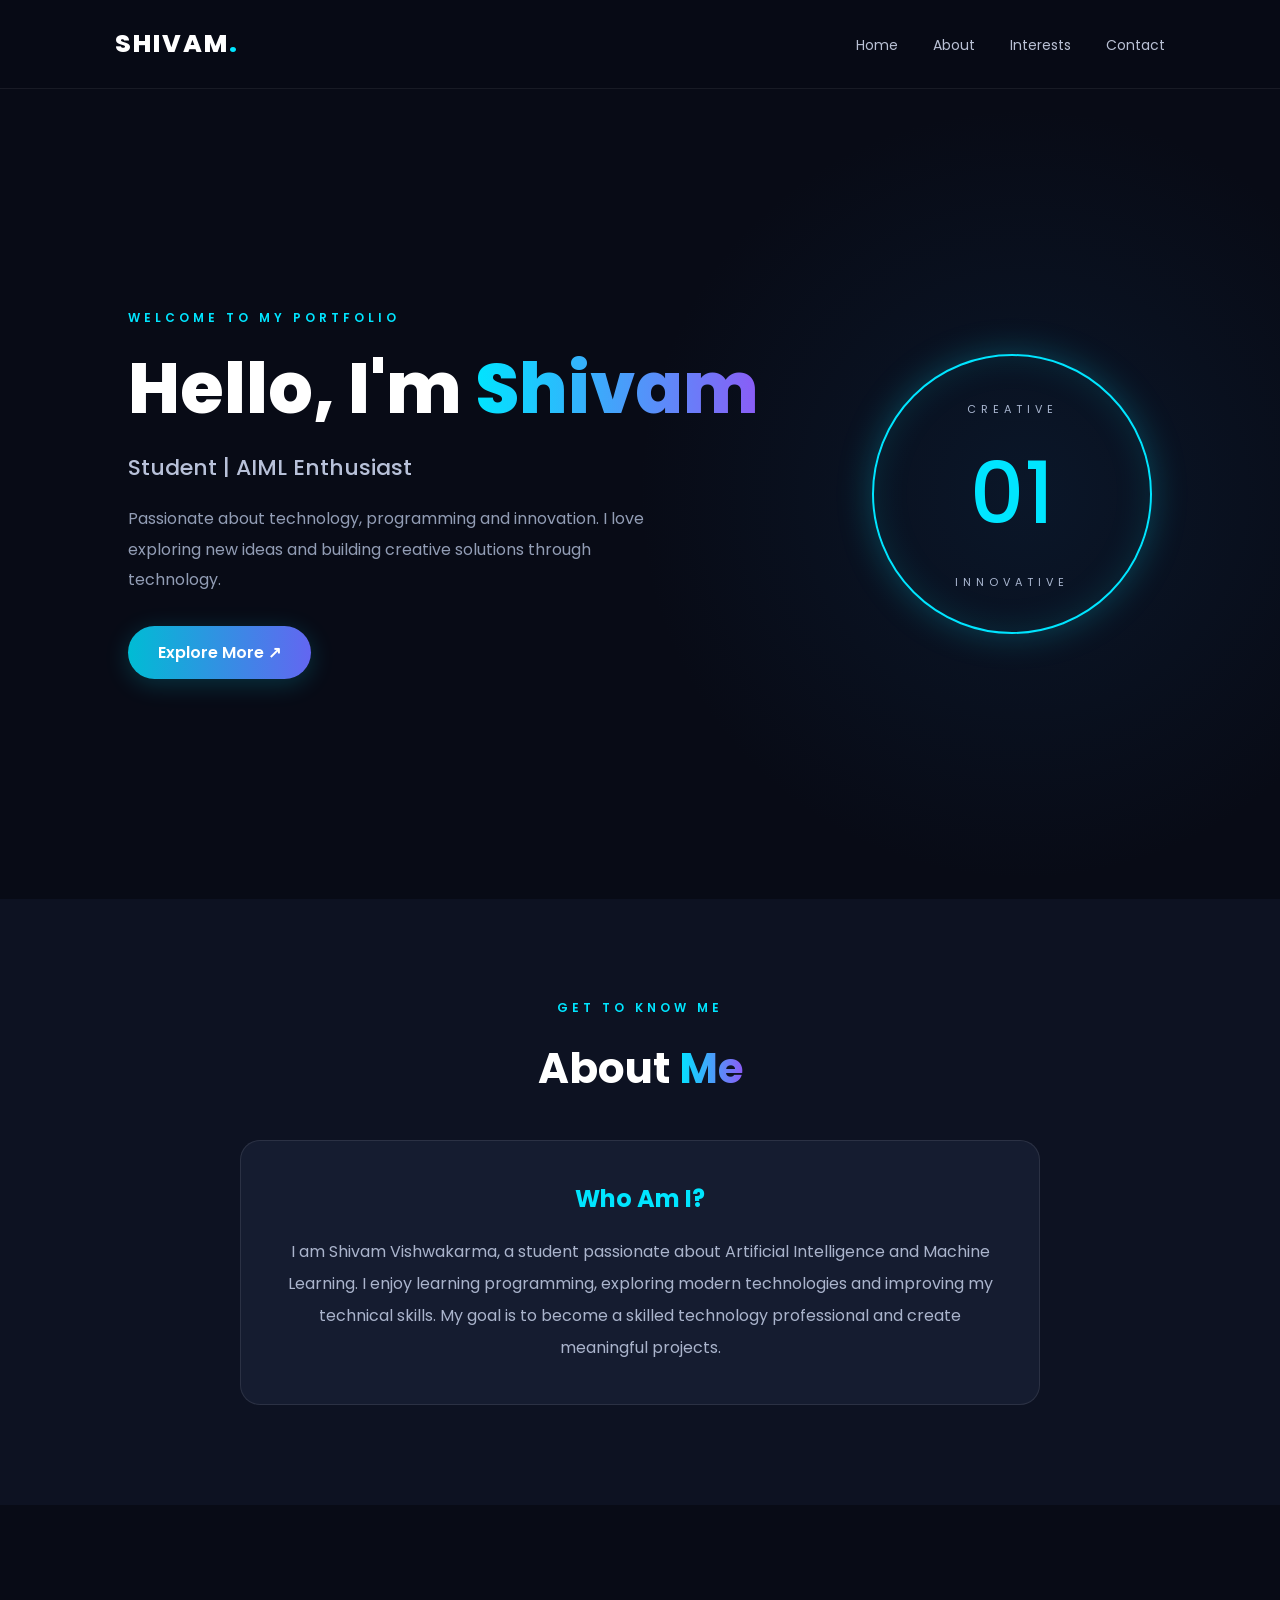
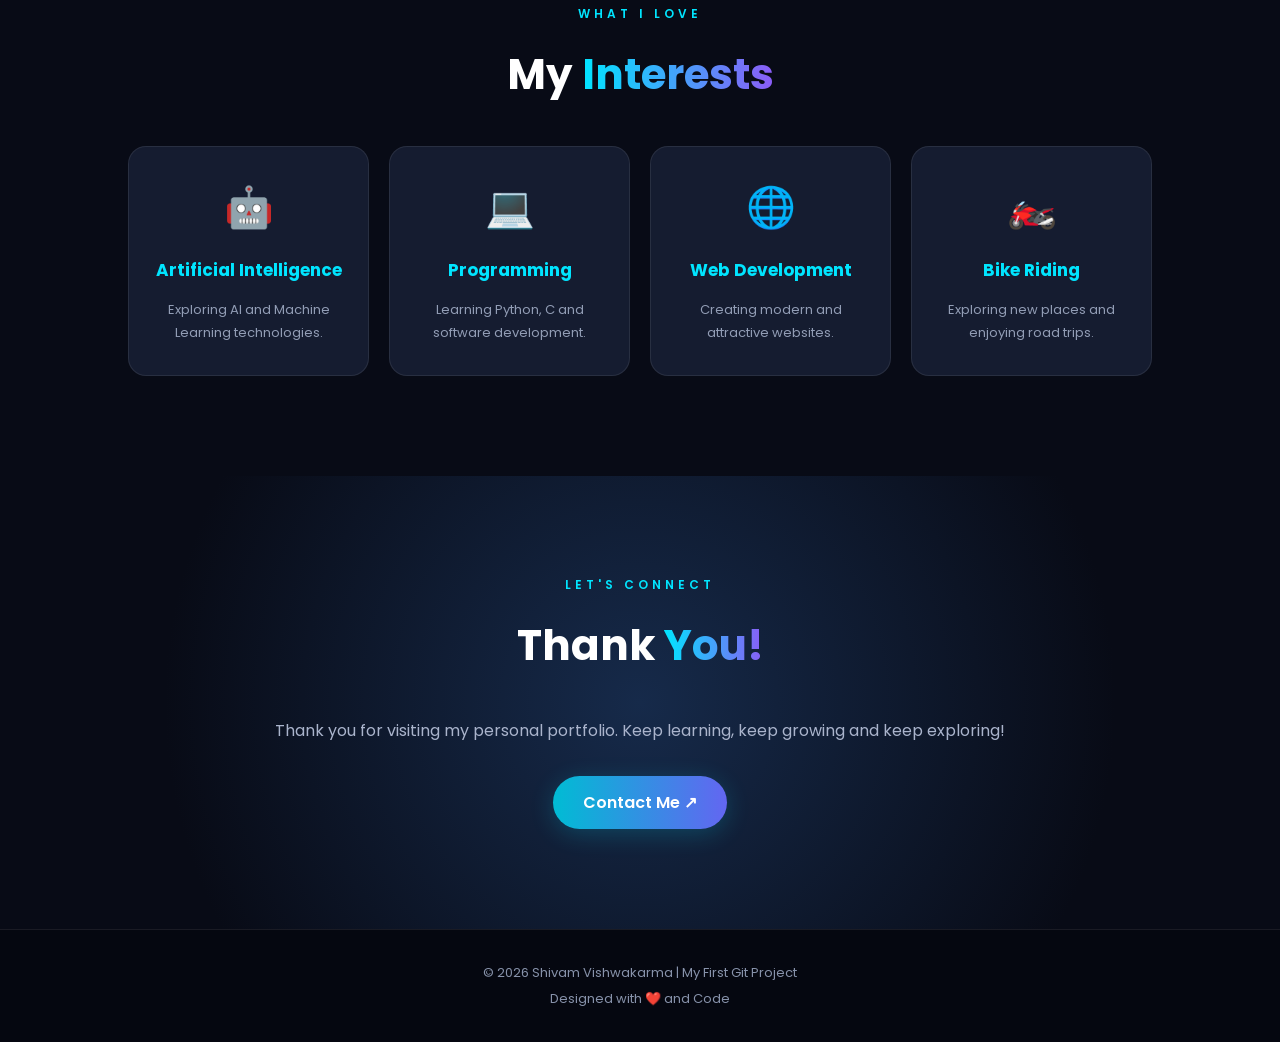
<file: index.html>
<!DOCTYPE html>
<html lang="en">
<head>
    <meta charset="UTF-8">
    <meta name="viewport" content="width=device-width, initial-scale=1.0">
    <title>Shivam Vishwakarma | Portfolio</title>
    <link rel="stylesheet" href="style.css">

    <link rel="preconnect" href="https://fonts.googleapis.com">
    <link href="https://fonts.googleapis.com/css2?family=Poppins:wght@300;400;500;600;700;800&display=swap" rel="stylesheet">
</head>

<body>

    <nav class="navbar">
        <div class="logo">SHIVAM<span>.</span></div>

        <ul>
            <li><a href="#home">Home</a></li>
            <li><a href="#about">About</a></li>
            <li><a href="#skills">Interests</a></li>
            <li><a href="contact.html">Contact</a></li>
        </ul>
    </nav>

    <section class="hero" id="home">

        <div class="hero-content">
            <p class="tag">WELCOME TO MY PORTFOLIO</p>

            <h1>Hello, I'm <span>Shivam</span></h1>

            <h2>Student | AIML Enthusiast</h2>

            <p class="description">
                Passionate about technology, programming and innovation.
                I love exploring new ideas and building creative solutions
                through technology.
            </p>

            <a href="#about" class="btn">Explore More ↗</a>
        </div>

        <div class="hero-circle">
            <div class="circle-text">
                <span>CREATIVE</span>
                <h2>01</h2>
                <span>INNOVATIVE</span>
            </div>
        </div>

    </section>

    <section class="about section" id="about">

        <p class="tag">GET TO KNOW ME</p>
        <h2 class="section-title">About <span>Me</span></h2>

        <div class="about-card">
            <h3>Who Am I?</h3>

            <p>
                I am Shivam Vishwakarma, a student passionate about
                Artificial Intelligence and Machine Learning.
                I enjoy learning programming, exploring modern
                technologies and improving my technical skills.
                My goal is to become a skilled technology professional
                and create meaningful projects.
            </p>
        </div>

    </section>

    <section class="skills section" id="skills">

        <p class="tag">WHAT I LOVE</p>
        <h2 class="section-title">My <span>Interests</span></h2>

        <div class="interest-container">

            <div class="interest-card">
                <div class="icon">🤖</div>
                <h3>Artificial Intelligence</h3>
                <p>Exploring AI and Machine Learning technologies.</p>
            </div>

            <div class="interest-card">
                <div class="icon">💻</div>
                <h3>Programming</h3>
                <p>Learning Python, C and software development.</p>
            </div>

            <div class="interest-card">
                <div class="icon">🌐</div>
                <h3>Web Development</h3>
                <p>Creating modern and attractive websites.</p>
            </div>

            <div class="interest-card">
                <div class="icon">🏍️</div>
                <h3>Bike Riding</h3>
                <p>Exploring new places and enjoying road trips.</p>
            </div>

        </div>

    </section>

    <section class="contact section" id="contact">

        <p class="tag">LET'S CONNECT</p>
        <h2 class="section-title">Thank <span>You!</span></h2>

        <p>
            Thank you for visiting my personal portfolio.
            Keep learning, keep growing and keep exploring!
        </p>

        <a href="contact.html" class="btn">
            Contact Me ↗
        </a>

    </section>

    <footer>
        <p>© 2026 Shivam Vishwakarma | My First Git Project</p>
        <p>Designed with ❤️ and Code</p>
    </footer>

</body>
</html>
</file>
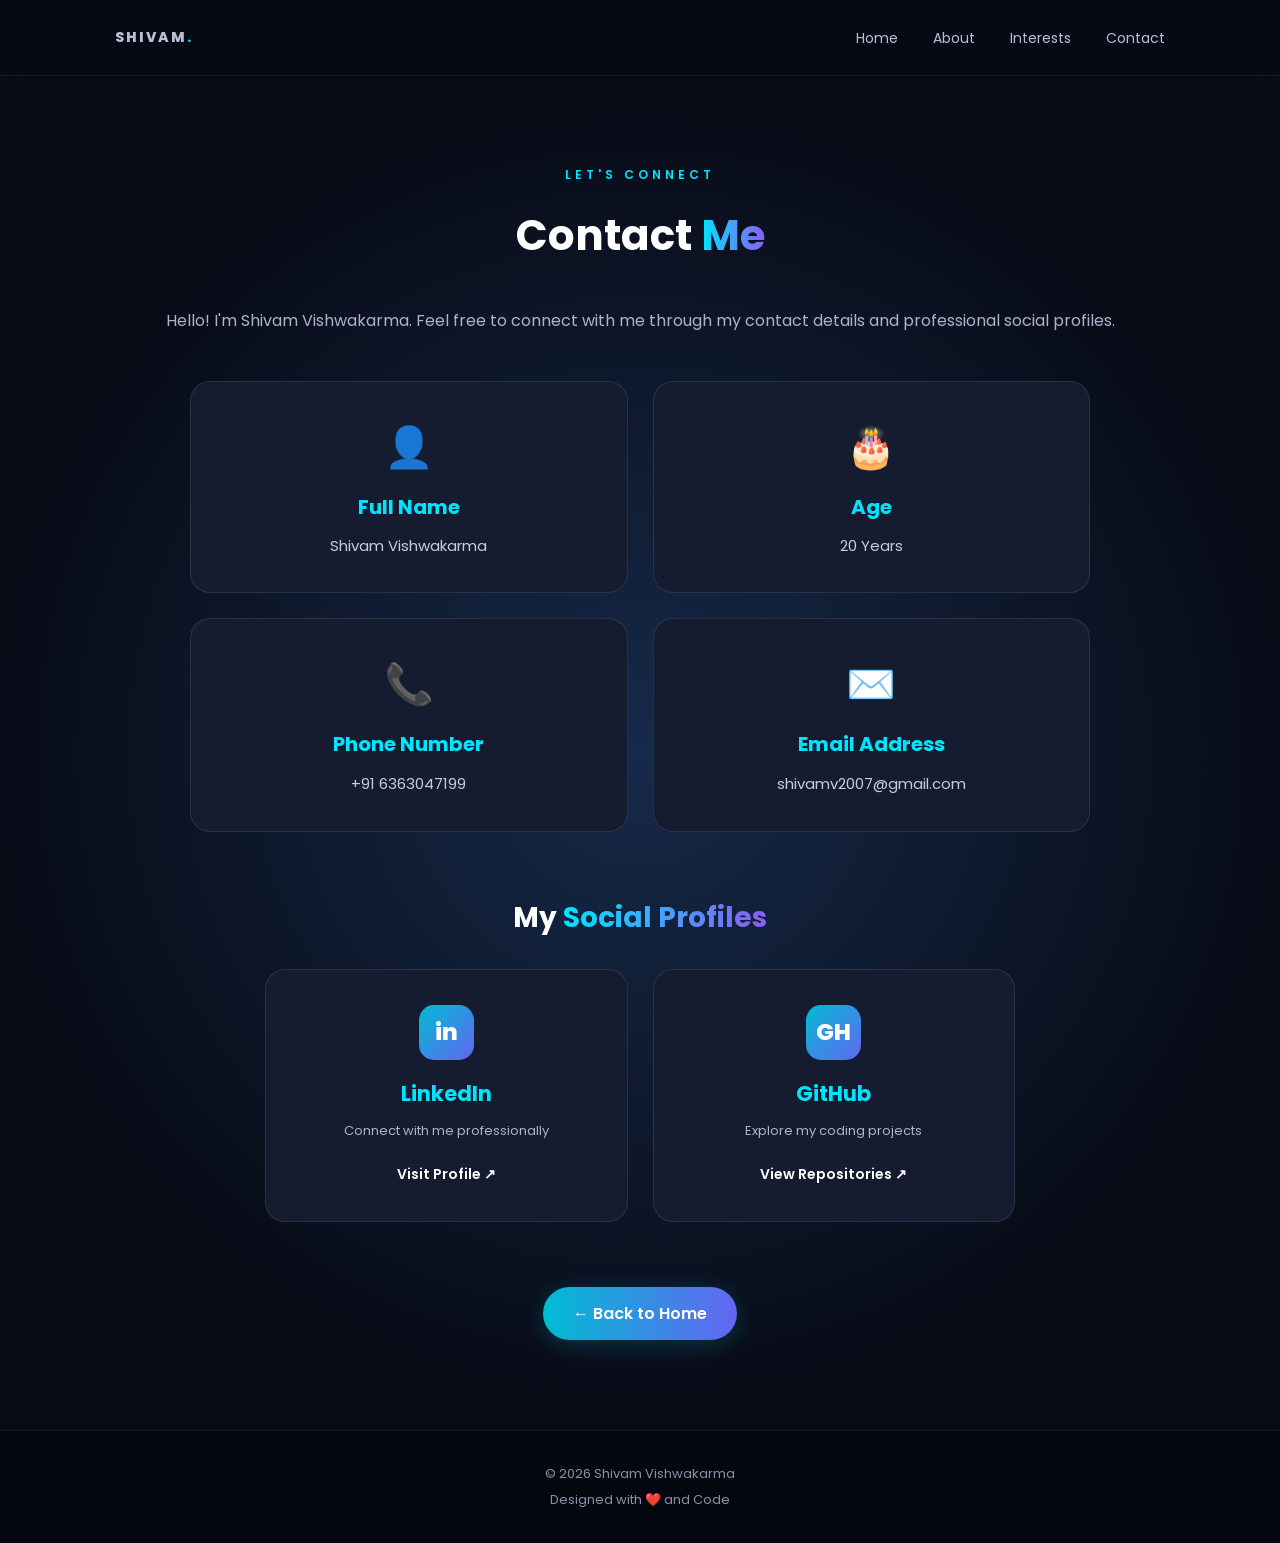
<file: contact.html>
<!DOCTYPE html>
<html lang="en">
<head>
    <meta charset="UTF-8">
    <meta name="viewport" content="width=device-width, initial-scale=1.0">

    <title>Contact | Shivam Vishwakarma</title>

    <link rel="stylesheet" href="style.css">

    <link rel="preconnect" href="https://fonts.googleapis.com">
    <link href="https://fonts.googleapis.com/css2?family=Poppins:wght@300;400;500;600;700;800&display=swap" rel="stylesheet">
</head>

<body>

    <!-- NAVBAR -->
    <nav class="navbar">

        <a href="index.html" class="logo">
            SHIVAM<span>.</span>
        </a>

        <ul>
            <li><a href="index.html">Home</a></li>
            <li><a href="index.html#about">About</a></li>
            <li><a href="index.html#skills">Interests</a></li>
            <li><a href="contact.html">Contact</a></li>
        </ul>

    </nav>


    <!-- CONTACT SECTION -->
    <section class="contact-page">

        <p class="tag">LET'S CONNECT</p>

        <h1 class="section-title">
            Contact <span>Me</span>
        </h1>

        <p class="contact-intro">
            Hello! I'm Shivam Vishwakarma.
            Feel free to connect with me through my contact
            details and professional social profiles.
        </p>


        <!-- PERSONAL DETAILS -->
        <div class="contact-container">

            <div class="contact-card">
                <div class="contact-icon">👤</div>
                <h2>Full Name</h2>
                <p>Shivam Vishwakarma</p>
            </div>

            <div class="contact-card">
                <div class="contact-icon">🎂</div>
                <h2>Age</h2>
                <p>20 Years</p>
            </div>

            <div class="contact-card">
                <div class="contact-icon">📞</div>
                <h2>Phone Number</h2>
                <a href="tel:+916363047199">
                    +91 6363047199
                </a>
            </div>

            <div class="contact-card">
                <div class="contact-icon">✉️</div>
                <h2>Email Address</h2>
                <a href="mailto:shivamv2007@gmail.com">
                    shivamv2007@gmail.com
                </a>
            </div>

        </div>


        <!-- SOCIAL PROFILES -->
        <h2 class="social-heading">
            My <span>Social Profiles</span>
        </h2>

        <div class="social-container">

            <a href="https://www.linkedin.com/in/shivam-vishwakarma-913622384/"
               target="_blank"
               rel="noopener noreferrer"
               class="social-card linkedin">

                <div class="social-icon">in</div>

                <h3>LinkedIn</h3>

                <p>Connect with me professionally</p>

                <span class="social-link">
                    Visit Profile ↗
                </span>

            </a>


            <a href="https://github.com/shivamRider-create"
               target="_blank"
               rel="noopener noreferrer"
               class="social-card github">

                <div class="social-icon">GH</div>

                <h3>GitHub</h3>

                <p>Explore my coding projects</p>

                <span class="social-link">
                    View Repositories ↗
                </span>

            </a>

        </div>


        <a href="index.html" class="btn back-button">
            ← Back to Home
        </a>

    </section>


    <!-- FOOTER -->
    <footer>

        <p>© 2026 Shivam Vishwakarma</p>

        <p>Designed with ❤️ and Code</p>

    </footer>

</body>
</html>
</file>
<file: style.css>
* {
    margin: 0;
    padding: 0;
    box-sizing: border-box;
    scroll-behavior: smooth;
}

body {
    font-family: 'Poppins', sans-serif;
    background: #080b16;
    color: white;
    overflow-x: hidden;
}

/* NAVBAR */

.navbar {
    display: flex;
    justify-content: space-between;
    align-items: center;
    padding: 25px 9%;
    background: rgba(8, 11, 22, 0.85);
    position: sticky;
    top: 0;
    z-index: 100;
    backdrop-filter: blur(15px);
    border-bottom: 1px solid #ffffff12;
}

.logo {
    font-size: 25px;
    font-weight: 800;
    letter-spacing: 2px;
}

.logo span {
    color: #00e5ff;
}

.navbar ul {
    display: flex;
    list-style: none;
    gap: 35px;
}

.navbar a {
    color: #b9c0d4;
    text-decoration: none;
    font-size: 14px;
    transition: 0.3s;
}

.navbar a:hover {
    color: #00e5ff;
}

/* HERO SECTION */

.hero {
    min-height: 90vh;
    display: flex;
    justify-content: space-between;
    align-items: center;
    padding: 70px 10%;
    position: relative;
    background:
        radial-gradient(circle at 80% 50%, #123b653d, transparent 35%);
}

.hero-content {
    max-width: 650px;
    animation: slideUp 1s ease;
}

.tag {
    color: #00e5ff;
    font-size: 12px;
    letter-spacing: 4px;
    font-weight: 600;
    margin-bottom: 20px;
}

.hero h1 {
    font-size: clamp(42px, 6vw, 70px);
    font-weight: 800;
    line-height: 1.2;
}

.hero h1 span,
.section-title span {
    background: linear-gradient(90deg, #00e5ff, #8b5cf6);
    background-clip: text;
    -webkit-background-clip: text;
    color: transparent;
}

.hero h2 {
    color: #b8c1d9;
    font-size: 22px;
    margin: 20px 0;
    font-weight: 500;
}

.description {
    color: #929db5;
    line-height: 1.9;
    margin-bottom: 30px;
    max-width: 550px;
}

.btn {
    display: inline-block;
    text-decoration: none;
    padding: 14px 30px;
    background: linear-gradient(90deg, #00bcd4, #6366f1);
    color: white;
    border-radius: 30px;
    font-weight: 600;
    transition: 0.3s;
    box-shadow: 0 5px 25px #00e5ff30;
}

.btn:hover {
    transform: translateY(-5px);
    box-shadow: 0 8px 35px #00e5ff65;
}

/* HERO CIRCLE */

.hero-circle {
    width: 280px;
    height: 280px;
    border-radius: 50%;
    border: 2px solid #00e5ff;
    display: flex;
    justify-content: center;
    align-items: center;
    box-shadow: 0 0 35px #00e5ff40,
                inset 0 0 35px #00e5ff20;
    animation: float 4s ease-in-out infinite;
}

.circle-text {
    text-align: center;
}

.circle-text h2 {
    font-size: 85px;
    color: #00e5ff;
    margin: 10px 0;
}

.circle-text span {
    font-size: 11px;
    letter-spacing: 5px;
    color: #aab7d1;
}

/* COMMON SECTIONS */

.section {
    padding: 100px 10%;
    text-align: center;
}

.section-title {
    font-size: 42px;
    margin-bottom: 40px;
}

/* ABOUT */

.about {
    background: #0d1222;
}

.about-card {
    max-width: 800px;
    margin: auto;
    padding: 40px;
    border: 1px solid #ffffff18;
    background: #151c30;
    border-radius: 20px;
    transition: 0.3s;
}

.about-card:hover {
    border-color: #00e5ff;
    transform: translateY(-5px);
}

.about-card h3 {
    color: #00e5ff;
    margin-bottom: 20px;
    font-size: 24px;
}

.about-card p {
    color: #aab4cc;
    line-height: 2;
}

/* INTEREST CARDS */

.interest-container {
    display: grid;
    grid-template-columns: repeat(4, 1fr);
    gap: 20px;
}

.interest-card {
    background: #151c30;
    border: 1px solid #ffffff15;
    padding: 30px 20px;
    border-radius: 18px;
    transition: 0.4s;
}

.interest-card:hover {
    transform: translateY(-10px);
    border-color: #00e5ff;
    box-shadow: 0 10px 30px #00e5ff15;
}

.icon {
    font-size: 40px;
    margin-bottom: 20px;
}

.interest-card h3 {
    color: #00e5ff;
    font-size: 17px;
    margin-bottom: 15px;
}

.interest-card p {
    color: #929db5;
    font-size: 13px;
    line-height: 1.8;
}

/* CONTACT */

.contact {
    background:
        radial-gradient(circle at center, #162a4a, #080b16 70%);
}

.contact p:not(.tag) {
    color: #aab4cc;
    margin-bottom: 30px;
    line-height: 1.8;
}

/* FOOTER */

footer {
    text-align: center;
    padding: 30px;
    background: #050710;
    border-top: 1px solid #ffffff15;
    color: #8792aa;
    font-size: 13px;
    line-height: 2;
}

/* ANIMATIONS */

@keyframes float {
    0%, 100% {
        transform: translateY(0);
    }

    50% {
        transform: translateY(-20px);
    }
}

@keyframes slideUp {
    from {
        opacity: 0;
        transform: translateY(40px);
    }

    to {
        opacity: 1;
        transform: translateY(0);
    }
}

/* MOBILE RESPONSIVE */

@media (max-width: 900px) {
    .hero {
        flex-direction: column;
        text-align: center;
        gap: 60px;
    }

    .description {
        margin-left: auto;
        margin-right: auto;
    }

    .interest-container {
        grid-template-columns: repeat(2, 1fr);
    }
}

@media (max-width: 600px) {
    .navbar {
        padding: 20px 5%;
        flex-direction: column;
        gap: 18px;
    }

    .navbar ul {
        gap: 16px;
    }

    .navbar a {
        font-size: 12px;
    }

    .hero {
        padding: 70px 6%;
    }

    .hero-circle {
        width: 220px;
        height: 220px;
    }

    .circle-text h2 {
        font-size: 65px;
    }

    .section {
        padding: 75px 6%;
    }

    .section-title {
        font-size: 34px;
    }

    .interest-container {
        grid-template-columns: 1fr;
    }

    .about-card {
        padding: 25px;
    }
}

/* CONTACT PAGE */

.logo {
    color: white;
    text-decoration: none;
}

.contact-page {
    min-height: 85vh;
    padding: 90px 10%;
    text-align: center;
    background: radial-gradient(
        circle at center,
        #162a4a,
        #080b16 70%
    );
}

.contact-intro {
    color: #aab4cc;
    margin-bottom: 45px;
    line-height: 1.8;
}

.contact-container {
    max-width: 900px;
    margin: 0 auto 45px;
    display: grid;
    grid-template-columns: repeat(2, 1fr);
    gap: 25px;
}

.contact-card {
    background: #151c30;
    border: 1px solid #ffffff18;
    padding: 35px 20px;
    border-radius: 20px;
    transition: 0.4s;
}

.contact-card:hover {
    transform: translateY(-10px);
    border-color: #00e5ff;
    box-shadow: 0 10px 30px #00e5ff25;
}

.contact-icon {
    font-size: 40px;
    margin-bottom: 15px;
}

.contact-card h2 {
    color: #00e5ff;
    font-size: 20px;
    margin-bottom: 12px;
}

.contact-card p,
.contact-card a {
    color: #c5cee0;
    font-size: 15px;
    text-decoration: none;
    overflow-wrap: anywhere;
}

.contact-card a:hover {
    color: #00e5ff;
}

@media (max-width: 600px) {
    .contact-container {
        grid-template-columns: 1fr;
    }

    .contact-page {
        padding: 70px 6%;
    }
}

/* SOCIAL PROFILES */

.social-heading {
    font-size: 28px;
    margin: 65px 0 30px;
    color: white;
}

.social-heading span {
    background: linear-gradient(90deg, #00e5ff, #8b5cf6);
    background-clip: text;
    -webkit-background-clip: text;
    color: transparent;
}

.social-container {
    max-width: 750px;
    margin: 0 auto 45px;
    display: grid;
    grid-template-columns: repeat(2, 1fr);
    gap: 25px;
}

.social-card {
    display: block;
    padding: 35px 20px;
    background: #151c30;
    border: 1px solid #ffffff18;
    border-radius: 20px;
    text-decoration: none;
    transition: 0.4s ease;
}

.social-card:hover {
    transform: translateY(-10px);
    border-color: #00e5ff;
    box-shadow: 0 10px 35px #00e5ff25;
}

.social-icon {
    width: 55px;
    height: 55px;
    margin: 0 auto 18px;
    display: flex;
    justify-content: center;
    align-items: center;
    border-radius: 15px;
    background: linear-gradient(135deg, #00bcd4, #6366f1);
    color: white;
    font-size: 23px;
    font-weight: 800;
}

.social-card h3 {
    color: #00e5ff;
    font-size: 21px;
    margin-bottom: 12px;
}

.social-card p {
    color: #aab4cc;
    font-size: 13px;
    margin-bottom: 20px;
}

.social-link {
    display: inline-block;
    color: white;
    font-size: 14px;
    font-weight: 600;
}

.linkedin:hover {
    border-color: #0a9be8;
}

.github:hover {
    border-color: #a78bfa;
}

.back-button {
    margin-top: 20px;
}

/* MOBILE RESPONSIVE */

@media (max-width: 600px) {

    .social-container {
        grid-template-columns: 1fr;
    }

    .social-heading {
        font-size: 24px;
    }

}
</file>
